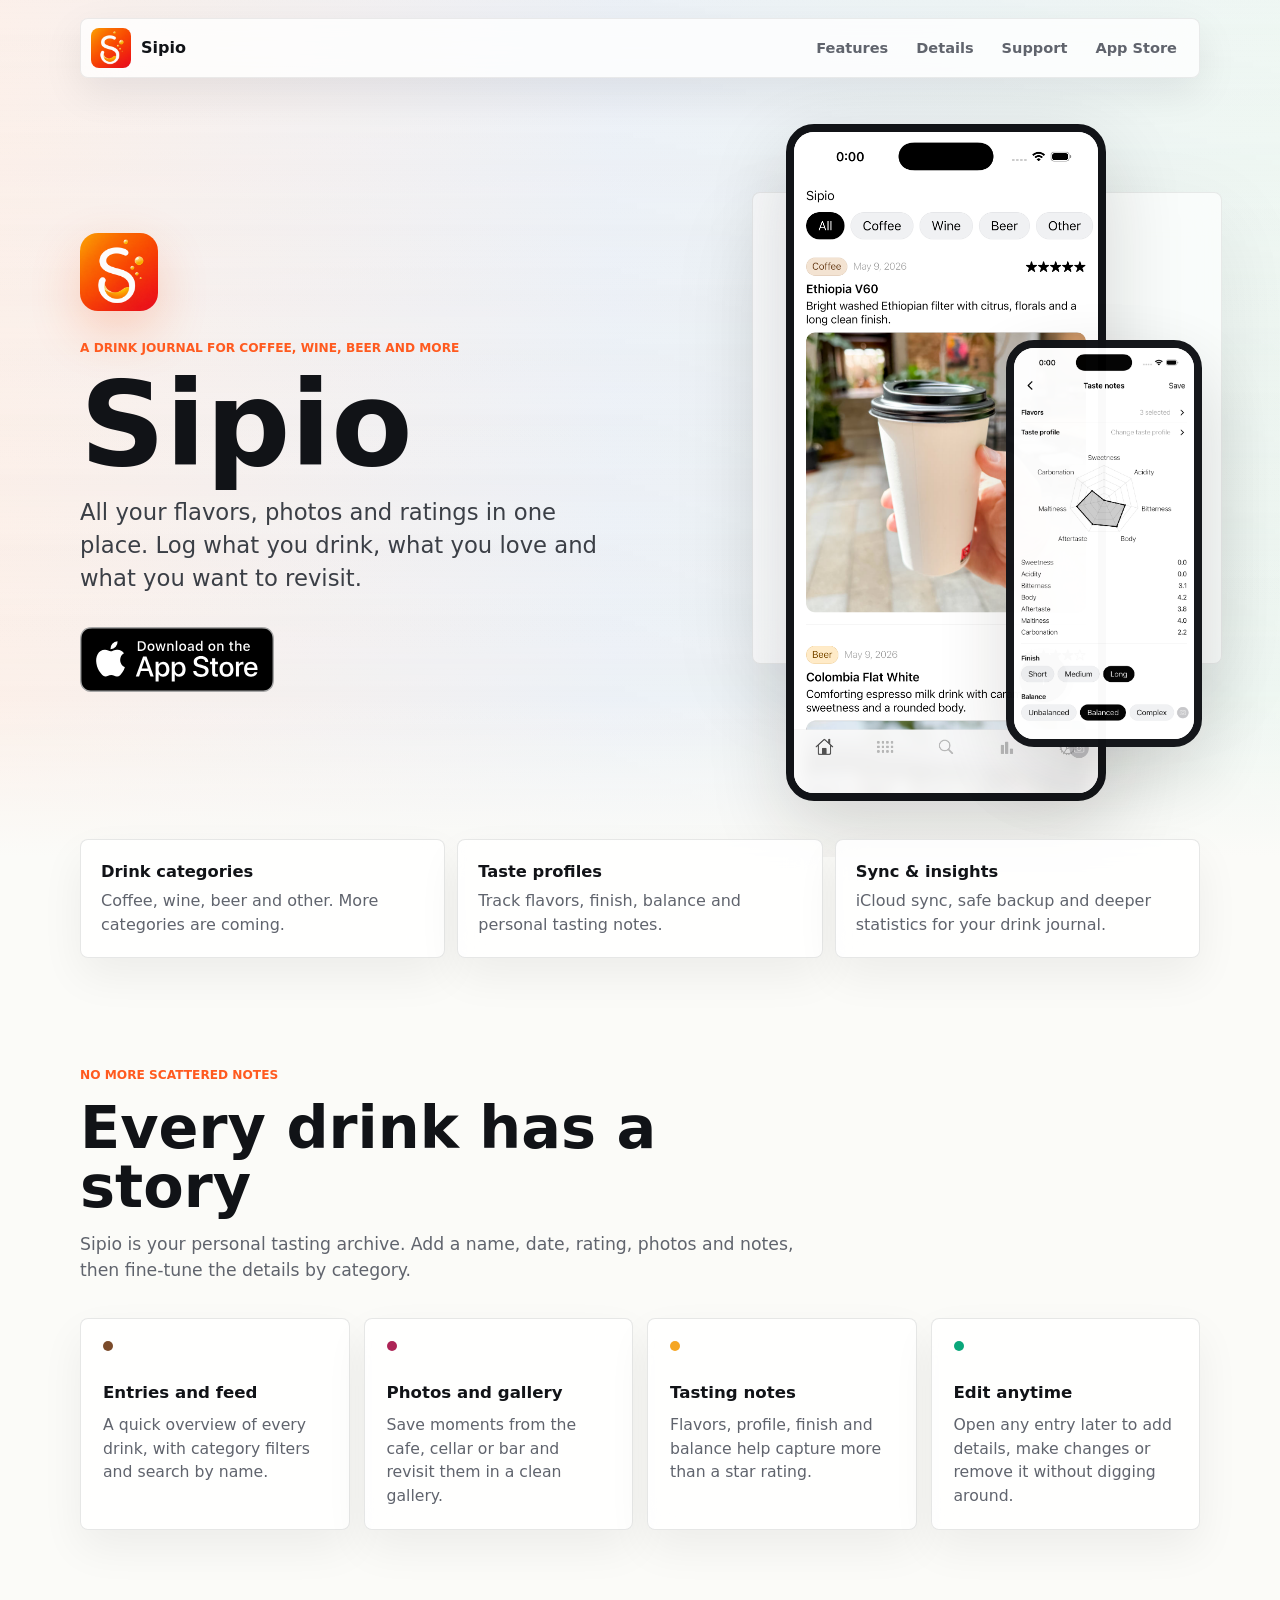
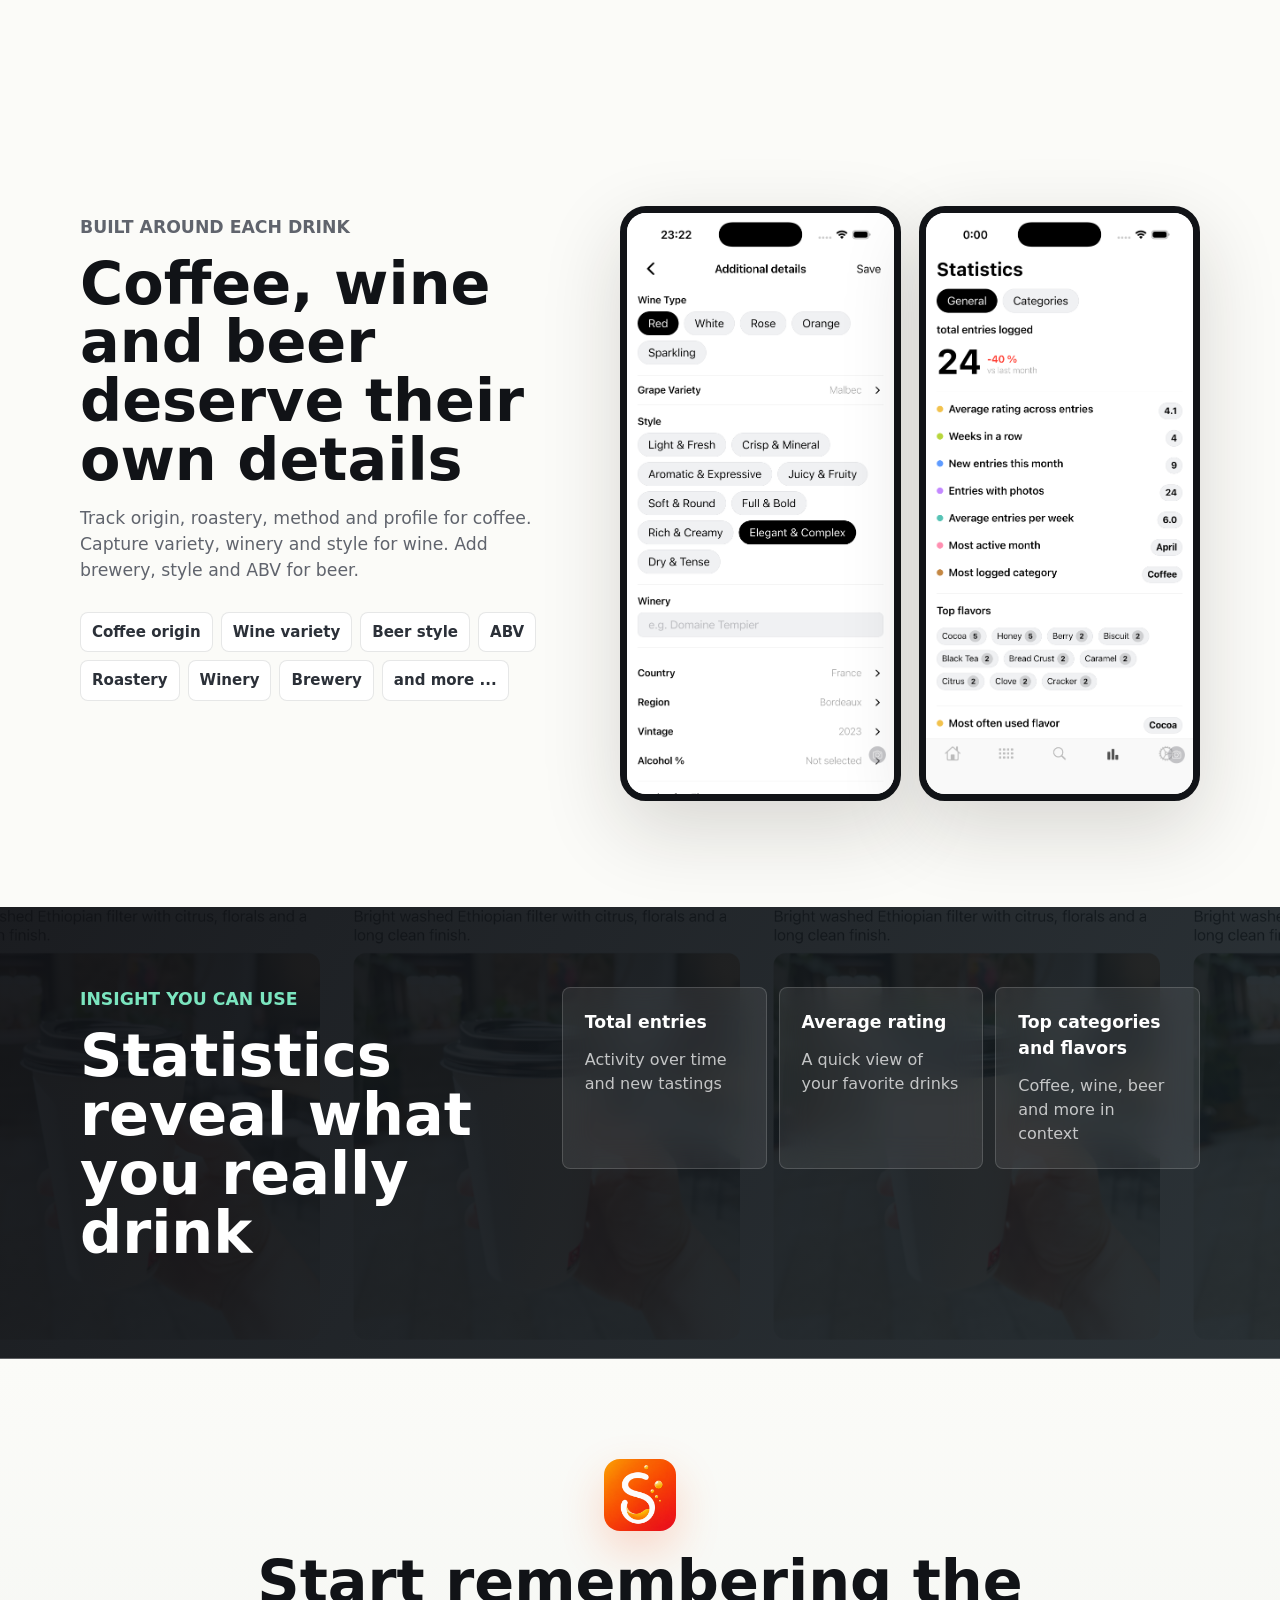
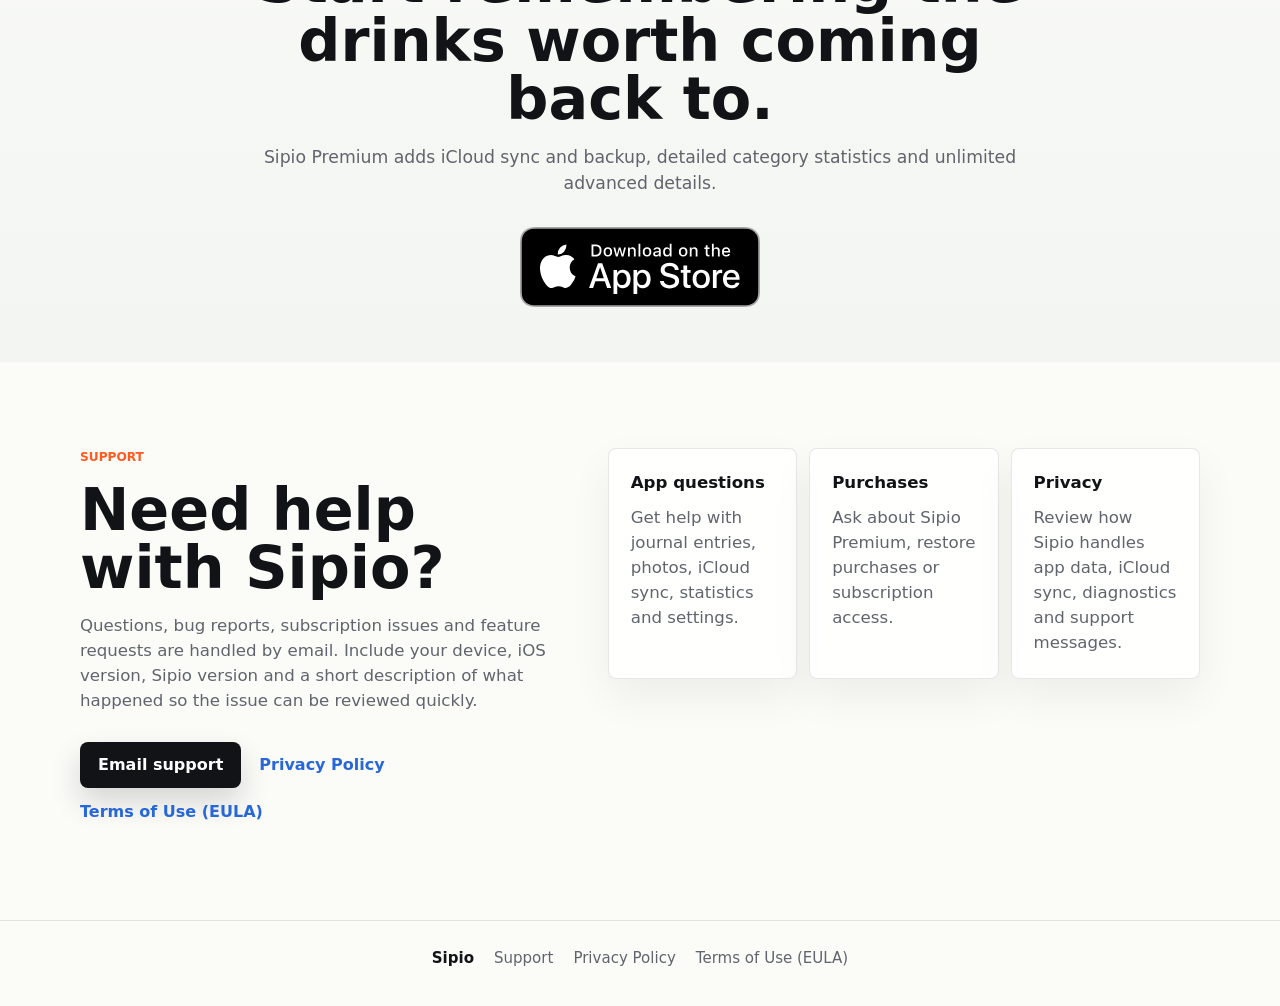
<file: index.html>
<!doctype html>
<html lang="en">

<head>
  <!-- Google tag (gtag.js) -->
  <script async src="https://www.googletagmanager.com/gtag/js?id=G-KEMXGHJSGT"></script>
  <script>
    window.dataLayer = window.dataLayer || [];
    function gtag() { dataLayer.push(arguments); }
    gtag('js', new Date());

    gtag('config', 'G-KEMXGHJSGT');
  </script>
  <meta charset="utf-8">
  <meta name="viewport" content="width=device-width, initial-scale=1">
  <title>Sipio - drink journal</title>
  <meta name="description"
    content="Sipio is an iOS drink journal for coffee, wine, beer and more. Save tastings, photos, flavor profiles and statistics.">
  <meta property="og:title" content="Sipio - drink journal">
  <meta property="og:description"
    content="Log coffee, wine, beer and other drinks with photos, ratings, flavors and statistics.">
  <meta property="og:image" content="assets/sipio-icon.png">
  <link rel="icon" href="assets/sipio-icon.png">
  <link rel="apple-touch-icon" href="assets/sipio-icon.png">
  <link rel="stylesheet" href="styles.css">
</head>

<body>
  <header class="site-header" aria-label="Main navigation">
    <a class="brand" href="#top" aria-label="Sipio home">
      <img src="assets/sipio-icon.png" alt="" width="42" height="42">
      <span>Sipio</span>
    </a>
    <nav class="nav-links" aria-label="Page sections">
      <a href="#features">Features</a>
      <a href="#details">Details</a>
      <a href="#support">Support</a>
      <a href="#download">App Store</a>
    </nav>
  </header>

  <main id="top">
    <section class="hero" aria-labelledby="hero-title">
      <div class="hero-bg" aria-hidden="true"></div>
      <div class="hero-content">
        <div class="hero-copy">
          <img class="hero-icon" src="assets/sipio-icon.png" alt="" width="86" height="86">
          <p class="eyebrow">A drink journal for coffee, wine, beer and more</p>
          <h1 id="hero-title">Sipio</h1>
          <p class="hero-lead">
            All your flavors, photos and ratings in one place. Log what you drink, what you love and what you want to
            revisit.
          </p>
          <div class="hero-actions">
            <a class="store-button" href="https://apps.apple.com/us/app/sipio/id6758280175">
              <img alt="App Store" height="65" src="app_store.svg">
            </a>
          </div>
        </div>

        <div class="phone-cluster" aria-label="Sipio app previews">
          <figure class="phone phone-main">
            <img src="assets/sipio-detail.png" alt="Beer entry detail with a photo and taste profile in Sipio">
          </figure>
          <figure class="phone phone-side">
            <img src="assets/sipio-taste.png" alt="Photo gallery of drink entries in Sipio">
          </figure>
        </div>
      </div>
    </section>

    <section class="quick-proof" aria-label="Sipio highlights">
      <div>
        <strong>Drink categories</strong>
        <span>Coffee, wine, beer and other. More categories are coming.</span>
      </div>
      <div>
        <strong>Taste profiles</strong>
        <span>Track flavors, finish, balance and personal tasting notes.</span>
      </div>
      <div>
        <strong>Sync & insights</strong>
        <span>iCloud sync, safe backup and deeper statistics for your drink journal.</span>
      </div>
    </section>

    <section class="section features-section" id="features" aria-labelledby="features-title">
      <div class="section-heading">
        <p class="eyebrow">No more scattered notes</p>
        <h2 id="features-title">Every drink has a story</h2>
        <p>
          Sipio is your personal tasting archive. Add a name, date, rating, photos and notes, then fine-tune the details
          by category.
        </p>
      </div>
      <div class="feature-grid">
        <article class="feature-card">
          <span class="feature-dot dot-coffee"></span>
          <h3>Entries and feed</h3>
          <p>A quick overview of every drink, with category filters and search by name.</p>
        </article>
        <article class="feature-card">
          <span class="feature-dot dot-wine"></span>
          <h3>Photos and gallery</h3>
          <p>Save moments from the cafe, cellar or bar and revisit them in a clean gallery.</p>
        </article>
        <article class="feature-card">
          <span class="feature-dot dot-beer"></span>
          <h3>Tasting notes</h3>
          <p>Flavors, profile, finish and balance help capture more than a star rating.</p>
        </article>
        <article class="feature-card">
          <span class="feature-dot dot-fresh"></span>
          <h3>Edit anytime</h3>
          <p>Open any entry later to add details, make changes or remove it without digging around.</p>
        </article>
      </div>
    </section>

    <section class="showcase" id="details" aria-labelledby="details-title">
      <div class="showcase-copy">
        <p class="eyebrow">Built around each drink</p>
        <h2 id="details-title">Coffee, wine and beer deserve their own details</h2>
        <p>
          Track origin, roastery, method and profile for coffee. Capture variety, winery and style for wine. Add
          brewery, style and ABV for beer.
        </p>
        <ul class="tag-list" aria-label="Detail examples">
          <li>Coffee origin</li>
          <li>Wine variety</li>
          <li>Beer style</li>
          <li>ABV</li>
          <li>Roastery</li>
          <li>Winery</li>
          <li>Brewery</li>
          <li>and more ...</li>
        </ul>
      </div>
      <div class="showcase-screens" aria-label="App screen previews">
        <figure class="phone">
          <img src="assets/sipio-wine.png" alt="Drink entry feed in Sipio">
        </figure>
        <figure class="phone phone-raised">
          <img src="assets/sipio-stats.png" alt="Statistics for entries and most common flavors in Sipio">
        </figure>
      </div>
    </section>

    <section class="stats-band" aria-labelledby="stats-title">
      <div class="stats-copy">
        <p class="eyebrow">Insight you can use</p>
        <h2 id="stats-title">Statistics reveal what you really drink</h2>
      </div>
      <div class="metric-row">
        <div>
          <strong>Total entries</strong>
          <span>Activity over time and new tastings</span>
        </div>
        <div>
          <strong>Average rating</strong>
          <span>A quick view of your favorite drinks</span>
        </div>
        <div>
          <strong>Top categories and flavors</strong>
          <span>Coffee, wine, beer and more in context</span>
        </div>
      </div>
    </section>

    <section class="download" id="download" aria-labelledby="download-title">
      <div class="download-inner">
        <img class="download-app-icon" src="assets/sipio-icon.png" alt="" width="72" height="72">
        <h2 id="download-title">Start remembering the drinks worth coming back to.</h2>
        <p>
          Sipio Premium adds iCloud sync and backup, detailed category statistics and unlimited advanced details.
        </p>
        <a class="download-store-button" href="https://apps.apple.com/us/app/sipio/id6758280175">
          <img class="download-store-badge" alt="App Store" src="app_store.svg">
        </a>
      </div>
    </section>

    <section class="support-section" id="support" aria-labelledby="support-title">
      <div class="support-copy">
        <p class="eyebrow">Support</p>
        <h2 id="support-title">Need help with Sipio?</h2>
        <p>
          Questions, bug reports, subscription issues and feature requests are handled by email. Include your device,
          iOS version, Sipio version and a short description of what happened so the issue can be reviewed quickly.
        </p>
        <div class="support-actions">
          <a class="support-button" href="mailto:jirkapenzes@gmail.com?subject=Sipio%20support%20request">Email support</a>
          <a class="support-link" href="privacy-policy.html">Privacy Policy</a>
          <a class="support-link" href="https://www.apple.com/legal/internet-services/itunes/dev/stdeula/">Terms of Use (EULA)</a>
        </div>
      </div>
      <div class="support-grid" aria-label="Support topics">
        <article>
          <strong>App questions</strong>
          <span>Get help with journal entries, photos, iCloud sync, statistics and settings.</span>
        </article>
        <article>
          <strong>Purchases</strong>
          <span>Ask about Sipio Premium, restore purchases or subscription access.</span>
        </article>
        <article>
          <strong>Privacy</strong>
          <span>Review how Sipio handles app data, iCloud sync, diagnostics and support messages.</span>
        </article>
      </div>
    </section>
  </main>

  <footer class="site-footer">
    <span>Sipio</span>
    <a href="#support">Support</a>
    <a href="privacy-policy.html">Privacy Policy</a>
    <a href="https://www.apple.com/legal/internet-services/itunes/dev/stdeula/">Terms of Use (EULA)</a>
  </footer>
</body>
</html>
</file>
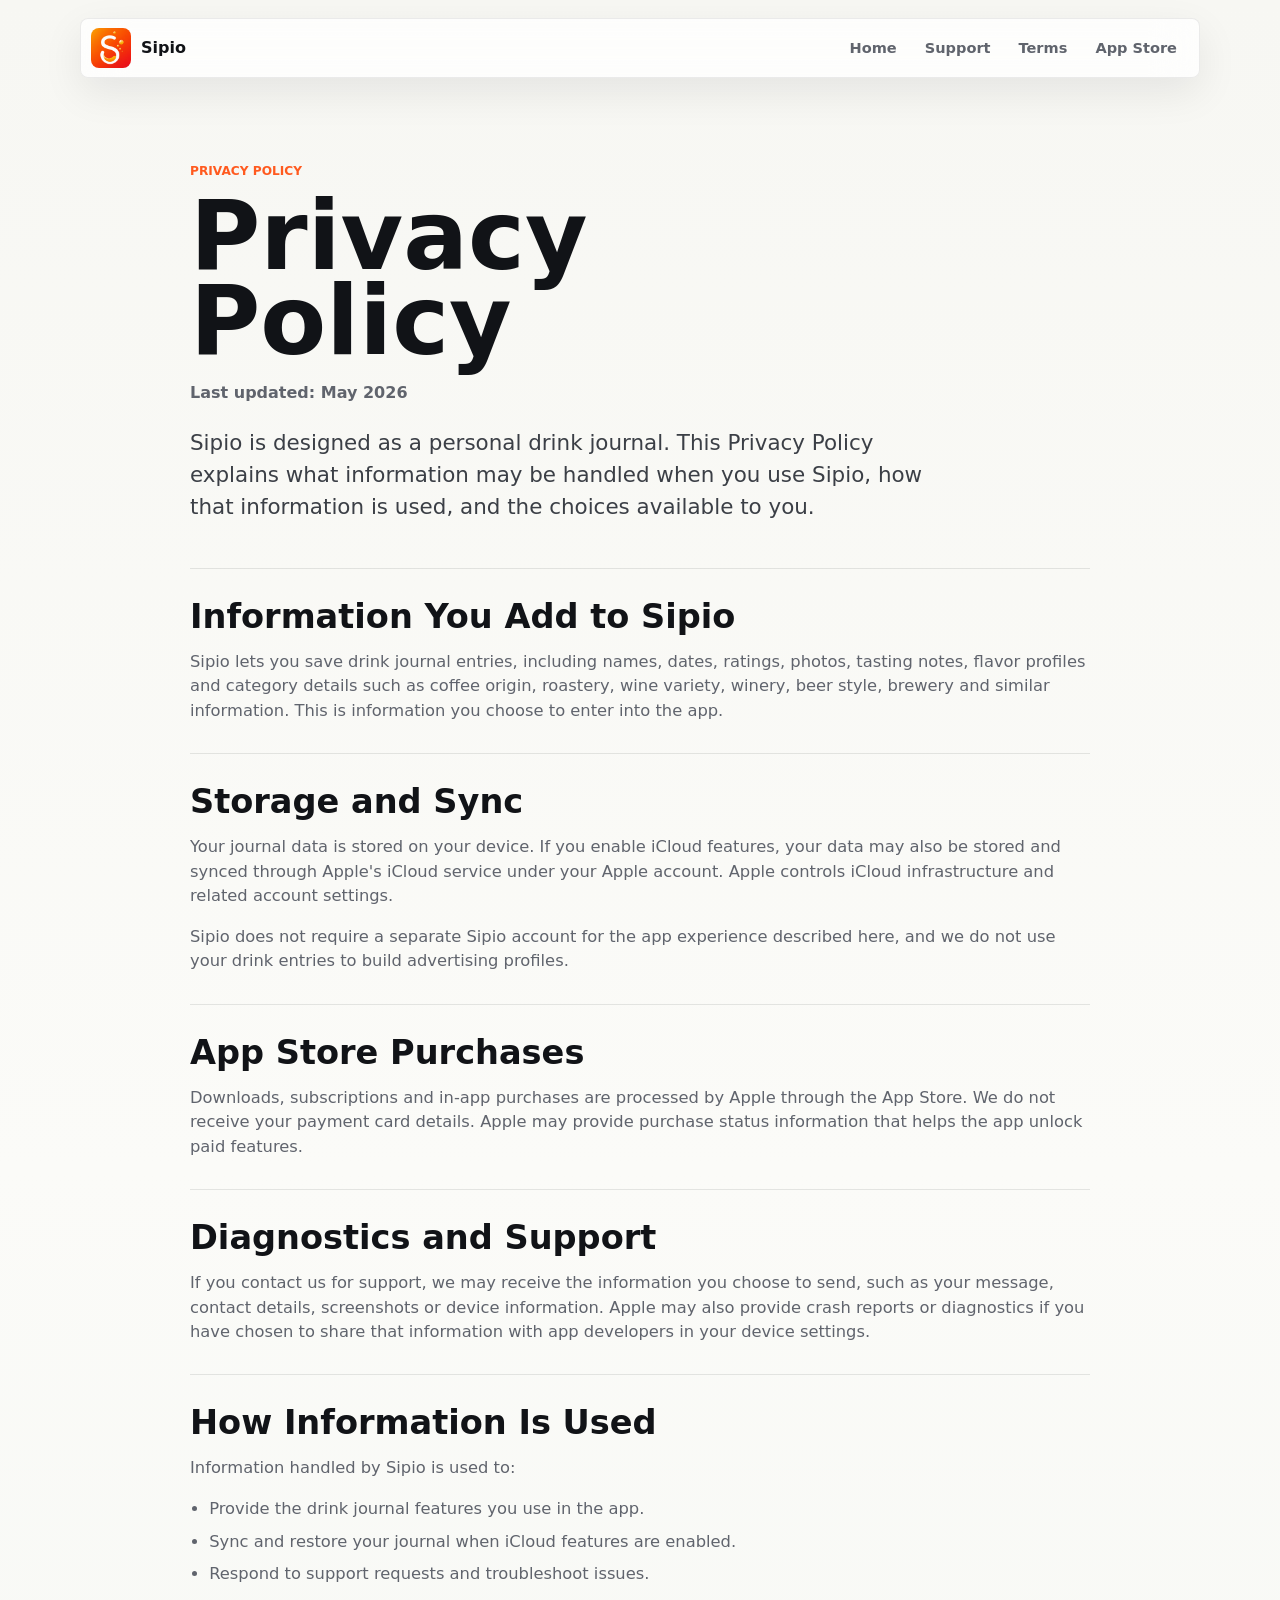
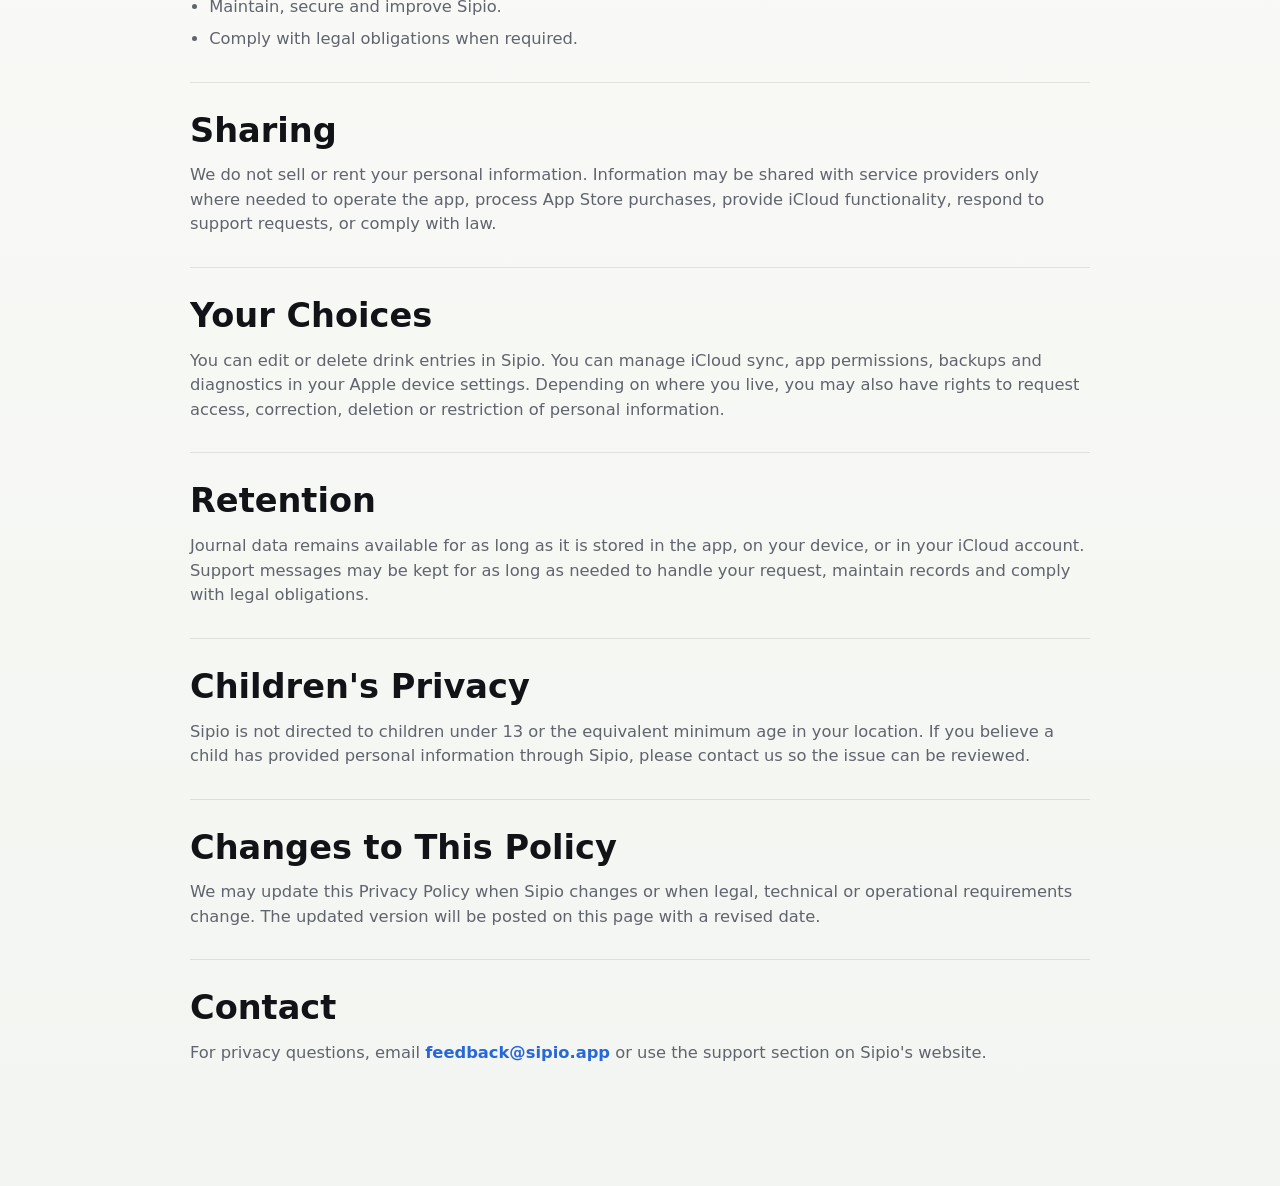
<file: privacy-policy.html>
<!doctype html>
<html lang="en">

<head>
  <!-- Google tag (gtag.js) -->
  <script async src="https://www.googletagmanager.com/gtag/js?id=G-KEMXGHJSGT"></script>
  <script>
    window.dataLayer = window.dataLayer || [];
    function gtag() { dataLayer.push(arguments); }
    gtag('js', new Date());

    gtag('config', 'G-KEMXGHJSGT');
  </script>
  <meta charset="utf-8">
  <meta name="viewport" content="width=device-width, initial-scale=1">
  <title>Privacy Policy - Sipio</title>
  <meta name="description"
    content="Privacy Policy for Sipio, an iOS drink journal for coffee, wine, beer and more.">
  <meta property="og:title" content="Privacy Policy - Sipio">
  <meta property="og:description"
    content="How Sipio handles drink journal entries, photos, iCloud sync, App Store purchases and support information.">
  <meta property="og:image" content="assets/sipio-icon.png">
  <link rel="icon" href="assets/sipio-icon.png">
  <link rel="apple-touch-icon" href="assets/sipio-icon.png">
  <link rel="stylesheet" href="styles.css">
</head>

<body class="privacy-page">
  <header class="site-header" aria-label="Privacy page navigation">
    <a class="brand" href="index.html" aria-label="Sipio home">
      <img src="assets/sipio-icon.png" alt="" width="42" height="42">
      <span>Sipio</span>
    </a>
    <nav class="nav-links" aria-label="Privacy links">
      <a href="index.html">Home</a>
      <a href="index.html#support">Support</a>
      <a href="https://www.apple.com/legal/internet-services/itunes/dev/stdeula/">Terms</a>
      <a href="https://apps.apple.com/us/app/tasting-coffee/id1498764236">App Store</a>
    </nav>
  </header>

  <main class="privacy-main">
    <section class="privacy-hero" aria-labelledby="privacy-title">
      <p class="eyebrow">Privacy Policy</p>
      <h1 id="privacy-title">Privacy Policy</h1>
      <p class="privacy-updated">Last updated: May 2026</p>
      <p class="privacy-lead">
        Sipio is designed as a personal drink journal. This Privacy Policy explains what information may be handled when
        you use Sipio, how that information is used, and the choices available to you.
      </p>
    </section>

    <section class="privacy-content" aria-label="Privacy Policy details">
      <article class="privacy-section">
        <h2>Information You Add to Sipio</h2>
        <p>
          Sipio lets you save drink journal entries, including names, dates, ratings, photos, tasting notes, flavor
          profiles and category details such as coffee origin, roastery, wine variety, winery, beer style, brewery and
          similar information. This is information you choose to enter into the app.
        </p>
      </article>

      <article class="privacy-section">
        <h2>Storage and Sync</h2>
        <p>
          Your journal data is stored on your device. If you enable iCloud features, your data may also be stored and
          synced through Apple's iCloud service under your Apple account. Apple controls iCloud infrastructure and
          related account settings.
        </p>
        <p>
          Sipio does not require a separate Sipio account for the app experience described here, and we do not use your
          drink entries to build advertising profiles.
        </p>
      </article>

      <article class="privacy-section">
        <h2>App Store Purchases</h2>
        <p>
          Downloads, subscriptions and in-app purchases are processed by Apple through the App Store. We do not receive
          your payment card details. Apple may provide purchase status information that helps the app unlock paid
          features.
        </p>
      </article>

      <article class="privacy-section">
        <h2>Diagnostics and Support</h2>
        <p>
          If you contact us for support, we may receive the information you choose to send, such as your message, contact
          details, screenshots or device information. Apple may also provide crash reports or diagnostics if you have
          chosen to share that information with app developers in your device settings.
        </p>
      </article>

      <article class="privacy-section">
        <h2>How Information Is Used</h2>
        <p>Information handled by Sipio is used to:</p>
        <ul>
          <li>Provide the drink journal features you use in the app.</li>
          <li>Sync and restore your journal when iCloud features are enabled.</li>
          <li>Respond to support requests and troubleshoot issues.</li>
          <li>Maintain, secure and improve Sipio.</li>
          <li>Comply with legal obligations when required.</li>
        </ul>
      </article>

      <article class="privacy-section">
        <h2>Sharing</h2>
        <p>
          We do not sell or rent your personal information. Information may be shared with service providers only where
          needed to operate the app, process App Store purchases, provide iCloud functionality, respond to support
          requests, or comply with law.
        </p>
      </article>

      <article class="privacy-section">
        <h2>Your Choices</h2>
        <p>
          You can edit or delete drink entries in Sipio. You can manage iCloud sync, app permissions, backups and
          diagnostics in your Apple device settings. Depending on where you live, you may also have rights to request
          access, correction, deletion or restriction of personal information.
        </p>
      </article>

      <article class="privacy-section">
        <h2>Retention</h2>
        <p>
          Journal data remains available for as long as it is stored in the app, on your device, or in your iCloud
          account. Support messages may be kept for as long as needed to handle your request, maintain records and comply
          with legal obligations.
        </p>
      </article>

      <article class="privacy-section">
        <h2>Children's Privacy</h2>
        <p>
          Sipio is not directed to children under 13 or the equivalent minimum age in your location. If you believe a
          child has provided personal information through Sipio, please contact us so the issue can be reviewed.
        </p>
      </article>

      <article class="privacy-section">
        <h2>Changes to This Policy</h2>
        <p>
          We may update this Privacy Policy when Sipio changes or when legal, technical or operational requirements
          change. The updated version will be posted on this page with a revised date.
        </p>
      </article>

      <article class="privacy-section">
        <h2>Contact</h2>
        <p>
          For privacy questions, email <a class="text-link" href="mailto:feedback@sipio.app?subject=Sipio%20privacy%20question">feedback@sipio.app</a>
          or use the support section on Sipio's website.
        </p>
      </article>
    </section>
  </main>
</body>

</html>
</file>
<file: styles.css>
:root {
  --ink: #111317;
  --muted: #60646d;
  --soft: #f5f6f3;
  --paper: #fbfbf8;
  --surface: rgba(255, 255, 255, 0.86);
  --line: rgba(17, 19, 23, 0.1);
  --orange: #ff5a1f;
  --amber: #f5a623;
  --wine: #ad2456;
  --coffee: #7a4b2a;
  --fresh: #0aa77a;
  --blue: #2867d8;
  --shadow: 0 28px 80px rgba(32, 24, 18, 0.16);
}

* {
  box-sizing: border-box;
}

html {
  scroll-behavior: smooth;
}

body {
  margin: 0;
  color: var(--ink);
  background: var(--paper);
  font-family: Inter, ui-sans-serif, system-ui, -apple-system, BlinkMacSystemFont, "Segoe UI", sans-serif;
  line-height: 1.5;
}

img,
svg {
  display: block;
  max-width: 100%;
}

a {
  color: inherit;
  text-decoration: none;
}

.site-header {
  position: fixed;
  z-index: 20;
  top: 18px;
  left: 50%;
  width: min(1120px, calc(100% - 32px));
  transform: translateX(-50%);
  display: flex;
  align-items: center;
  justify-content: space-between;
  gap: 18px;
  padding: 9px 10px;
  color: var(--ink);
  background: rgba(255, 255, 255, 0.76);
  border: 1px solid rgba(17, 19, 23, 0.08);
  border-radius: 8px;
  box-shadow: 0 14px 40px rgba(17, 19, 23, 0.08);
  backdrop-filter: blur(22px);
}

.brand,
.nav-links {
  display: flex;
  align-items: center;
}

.brand {
  gap: 10px;
  font-weight: 760;
}

.brand img {
  width: 40px;
  height: 40px;
  border-radius: 8px;
}

.nav-links {
  gap: 4px;
  color: var(--muted);
  font-size: 0.91rem;
  font-weight: 680;
}

.nav-links a {
  padding: 9px 12px;
  border-radius: 8px;
}

.nav-links a:hover,
.nav-links a:focus-visible {
  color: var(--ink);
  background: rgba(17, 19, 23, 0.06);
  outline: none;
}

.hero {
  position: relative;
  min-height: 92vh;
  padding: 124px 24px 56px;
  overflow: hidden;
  background:
    linear-gradient(180deg, #f7f7f3 0%, #fbfbf8 76%, #fbfbf8 100%);
}

.hero-bg {
  position: absolute;
  inset: 0;
  background:
    linear-gradient(90deg, rgba(255, 90, 31, 0.08), rgba(40, 103, 216, 0.08) 48%, rgba(10, 167, 122, 0.06)),
    linear-gradient(180deg, rgba(255, 255, 255, 0.62), rgba(255, 255, 255, 0));
  opacity: 0.9;
}

.hero::after {
  content: "";
  position: absolute;
  inset: auto 0 0;
  height: 160px;
  background: linear-gradient(180deg, rgba(245, 246, 243, 0), var(--paper));
  pointer-events: none;
}

.hero-content {
  position: relative;
  z-index: 1;
  display: grid;
  grid-template-columns: minmax(0, 0.95fr) minmax(380px, 0.88fr);
  gap: 62px;
  width: min(1120px, 100%);
  min-height: 660px;
  margin: 0 auto;
  align-items: center;
}

.hero-copy {
  max-width: 660px;
}

.hero-icon {
  width: 78px;
  height: 78px;
  margin-bottom: 28px;
  border-radius: 18px;
  box-shadow: 0 20px 50px rgba(255, 90, 31, 0.24);
}

.eyebrow {
  margin: 0 0 14px;
  color: var(--orange);
  font-size: 0.76rem;
  font-weight: 780;
  letter-spacing: 0;
  text-transform: uppercase;
}

h1,
h2,
h3,
p {
  margin-top: 0;
}

h1 {
  max-width: 680px;
  margin-bottom: 20px;
  font-size: clamp(4.2rem, 10vw, 7.4rem);
  line-height: 0.88;
  font-weight: 840;
  letter-spacing: 0;
}

h2 {
  margin-bottom: 16px;
  font-size: clamp(2.1rem, 4.6vw, 4rem);
  line-height: 1;
  font-weight: 820;
  letter-spacing: 0;
}

h3 {
  margin-bottom: 10px;
  font-size: 1.04rem;
  line-height: 1.2;
  font-weight: 760;
}

.hero-lead {
  max-width: 570px;
  margin-bottom: 32px;
  color: #3b3f46;
  font-size: clamp(1.18rem, 2vw, 1.42rem);
  line-height: 1.45;
}

.hero-actions {
  display: flex;
  flex-wrap: wrap;
  align-items: center;
  gap: 14px;
}

.app-store-button {
  display: inline-flex;
  align-items: center;
  gap: 12px;
  min-height: 60px;
  padding: 11px 17px;
  color: #ffffff;
  background: #111317;
  border: 1px solid rgba(255, 255, 255, 0.12);
  border-radius: 8px;
  font-size: 1.08rem;
  font-weight: 780;
  line-height: 1.05;
  box-shadow: 0 16px 34px rgba(17, 19, 23, 0.18);
  transition: transform 180ms ease, box-shadow 180ms ease, background 180ms ease;
}

.app-store-button:hover,
.app-store-button:focus-visible {
  background: #000000;
  box-shadow: 0 20px 46px rgba(17, 19, 23, 0.24);
  transform: translateY(-1px);
  outline: none;
}

.app-store-button small {
  display: block;
  margin-bottom: 4px;
  color: rgba(255, 255, 255, 0.68);
  font-size: 0.74rem;
  font-weight: 620;
}

.button-icon {
  width: 23px;
  height: 23px;
  flex: 0 0 23px;
  fill: currentColor;
}

.secondary-link {
  display: inline-flex;
  align-items: center;
  min-height: 48px;
  padding: 0 2px;
  color: #23262d;
  font-weight: 720;
  border-bottom: 1px solid rgba(17, 19, 23, 0.42);
}

.secondary-link:hover,
.secondary-link:focus-visible {
  color: #000000;
  border-bottom-color: var(--orange);
  outline: none;
}

.phone-cluster,
.showcase-screens {
  position: relative;
  display: grid;
  align-items: end;
}

.phone-cluster {
  min-height: 620px;
  isolation: isolate;
}

.phone-cluster::before {
  content: "";
  position: absolute;
  z-index: -1;
  right: -22px;
  top: 68px;
  width: min(520px, 92%);
  height: 470px;
  background: rgba(255, 255, 255, 0.64);
  border: 1px solid rgba(17, 19, 23, 0.08);
  border-radius: 8px;
  box-shadow: 0 30px 90px rgba(17, 19, 23, 0.08);
  backdrop-filter: blur(18px);
}

.phone {
  overflow: hidden;
  margin: 0;
  background: #ffffff;
  border: 8px solid #111317;
  border-radius: 28px;
  box-shadow: var(--shadow);
}

.phone img {
  width: 100%;
  height: auto;
}

.phone-main {
  width: min(320px, 62vw);
  justify-self: center;
  transform: none;
}

.phone-side {
  position: absolute;
  right: -2px;
  bottom: 54px;
  width: 196px;
  opacity: 0.98;
  transform: none;
}

.quick-proof {
  position: relative;
  z-index: 2;
  display: grid;
  grid-template-columns: repeat(3, 1fr);
  gap: 12px;
  width: min(1120px, calc(100% - 48px));
  margin: -18px auto 0;
}

.quick-proof div,
.feature-card {
  background: var(--surface);
  border: 1px solid var(--line);
  border-radius: 8px;
  box-shadow: 0 18px 44px rgba(17, 19, 23, 0.06);
  backdrop-filter: blur(16px);
}

.quick-proof div {
  padding: 20px;
}

.quick-proof strong,
.quick-proof span,
.metric-row strong,
.metric-row span {
  display: block;
}

.quick-proof strong {
  margin-bottom: 5px;
  font-size: 1.02rem;
  font-weight: 760;
}

.quick-proof span {
  color: var(--muted);
}

.section {
  width: min(1120px, calc(100% - 48px));
  margin: 0 auto;
  padding: 108px 0 72px;
}

.section-heading {
  max-width: 720px;
  margin-bottom: 34px;
}

.section-heading p:not(.eyebrow),
.showcase-copy p,
.stats-copy p,
.download-inner p {
  color: var(--muted);
  font-size: 1.08rem;
}

.feature-grid {
  display: grid;
  grid-template-columns: repeat(4, 1fr);
  gap: 14px;
}

.feature-card {
  min-height: 198px;
  padding: 22px;
}

.feature-card p {
  margin-bottom: 0;
  color: var(--muted);
  font-size: 0.98rem;
}

.feature-dot {
  display: block;
  width: 10px;
  height: 10px;
  margin-bottom: 32px;
  border-radius: 50%;
}

.dot-coffee {
  background: var(--coffee);
}

.dot-wine {
  background: var(--wine);
}

.dot-beer {
  background: var(--amber);
}

.dot-fresh {
  background: var(--fresh);
}

.showcase {
  display: grid;
  grid-template-columns: minmax(0, 0.84fr) minmax(390px, 1fr);
  gap: 52px;
  align-items: center;
  width: min(1120px, calc(100% - 48px));
  margin: 28px auto 0;
  padding: 84px 0 106px;
}

.showcase-copy {
  max-width: 540px;
}

.tag-list {
  display: flex;
  flex-wrap: wrap;
  gap: 8px;
  padding: 0;
  margin: 28px 0 0;
  list-style: none;
}

.tag-list li {
  padding: 8px 11px;
  color: #2b3038;
  background: #ffffff;
  border: 1px solid var(--line);
  border-radius: 8px;
  font-size: 0.94rem;
  font-weight: 690;
}

.showcase-screens {
  grid-template-columns: 1fr 1fr;
  gap: 18px;
}

.showcase-screens .phone {
  border-width: 7px;
  border-radius: 26px;
}

.phone-raised {
  margin-top: 92px;
}

.stats-band {
  display: grid;
  grid-template-columns: 0.9fr 1.3fr;
  gap: 40px;
  align-items: start;
  padding: 80px max(24px, calc((100% - 1120px) / 2));
  color: #ffffff;
  background:
    linear-gradient(120deg, rgba(17, 19, 23, 0.96), rgba(21, 29, 34, 0.9)),
    url("assets/sipio-detail.png");
  background-size: cover, 420px auto;
  background-position: center, right 12% center;
}

.stats-band .eyebrow {
  color: #7be5bf;
}

.stats-copy p {
  color: rgba(255, 255, 255, 0.74);
}

.metric-row {
  display: grid;
  grid-template-columns: repeat(3, 1fr);
  gap: 12px;
}

.metric-row div {
  min-height: 164px;
  padding: 22px;
  border: 1px solid rgba(255, 255, 255, 0.16);
  border-radius: 8px;
  background: rgba(255, 255, 255, 0.08);
  backdrop-filter: blur(16px);
}

.metric-row strong {
  margin-bottom: 12px;
  font-size: 1.08rem;
  font-weight: 760;
}

.metric-row span {
  color: rgba(255, 255, 255, 0.72);
}

.download {
  padding: 100px 24px 48px;
  background:
    linear-gradient(180deg, #fbfbf8 0%, #f2f5f1 100%),
    linear-gradient(110deg, rgba(255, 90, 31, 0.08), rgba(40, 103, 216, 0.08));
}

.download-inner {
  width: min(780px, 100%);
  margin: 0 auto;
  text-align: center;
}

.download-app-icon {
  width: 72px;
  height: 72px;
  margin: 0 auto 22px;
  border-radius: 16px;
  box-shadow: 0 18px 44px rgba(255, 90, 31, 0.22);
}

.download-inner .eyebrow {
  color: var(--wine);
}

.download-inner p {
  margin-bottom: 30px;
}

.download-store-button {
  display: inline-flex;
}

.download-store-badge {
  display: block;
  width: 240px;
  max-width: min(72vw, 100%);
  height: auto;
}

.app-store-button-light {
  margin: 0 auto;
}

.support-section {
  display: grid;
  grid-template-columns: minmax(0, 0.82fr) minmax(360px, 1fr);
  gap: 42px;
  align-items: start;
  width: min(1120px, calc(100% - 48px));
  margin: 0 auto;
  padding: 86px 0 96px;
}

.support-copy {
  max-width: 580px;
}

.support-copy p:not(.eyebrow),
.support-grid span {
  color: var(--muted);
  font-size: 1.04rem;
}

.support-actions {
  display: flex;
  flex-wrap: wrap;
  align-items: center;
  gap: 12px 18px;
  margin-top: 28px;
}

.support-button {
  display: inline-flex;
  align-items: center;
  justify-content: center;
  min-height: 46px;
  padding: 0 18px;
  color: #ffffff;
  background: var(--ink);
  border-radius: 8px;
  font-weight: 760;
  box-shadow: 0 14px 30px rgba(17, 19, 23, 0.16);
}

.support-button:hover,
.support-button:focus-visible {
  background: #000000;
  outline: none;
}

.support-link {
  color: var(--blue);
  font-weight: 740;
}

.support-link:hover,
.support-link:focus-visible {
  color: #17489d;
  outline: none;
}

.text-link {
  color: var(--blue);
  font-weight: 740;
}

.text-link:hover,
.text-link:focus-visible {
  color: #17489d;
  outline: none;
}

.support-grid {
  display: grid;
  grid-template-columns: repeat(3, 1fr);
  gap: 12px;
}

.support-grid article {
  min-height: 188px;
  padding: 22px;
  background: var(--surface);
  border: 1px solid var(--line);
  border-radius: 8px;
  box-shadow: 0 18px 44px rgba(17, 19, 23, 0.06);
}

.support-grid strong,
.support-grid span {
  display: block;
}

.support-grid strong {
  margin-bottom: 10px;
  font-size: 1.04rem;
  font-weight: 760;
}

.site-footer {
  display: flex;
  flex-wrap: wrap;
  justify-content: center;
  gap: 10px 20px;
  padding: 26px 24px 36px;
  color: var(--muted);
  border-top: 1px solid var(--line);
  font-size: 0.94rem;
}

.site-footer span {
  color: var(--ink);
  font-weight: 760;
}

.site-footer a:hover,
.site-footer a:focus-visible {
  color: var(--ink);
  outline: none;
}

.privacy-page {
  background:
    linear-gradient(180deg, #f7f7f3 0%, #fbfbf8 42%, #f2f5f1 100%);
}

.privacy-main {
  min-height: 100vh;
  padding: 128px 24px 72px;
}

.privacy-hero,
.privacy-content {
  width: min(900px, 100%);
  margin: 0 auto;
}

.privacy-hero {
  padding: 34px 0 24px;
}

.privacy-hero h1 {
  margin-bottom: 18px;
  font-size: clamp(3.1rem, 8vw, 6rem);
}

.privacy-updated {
  margin-bottom: 22px;
  color: var(--muted);
  font-weight: 700;
}

.privacy-lead {
  max-width: 760px;
  color: #3b3f46;
  font-size: clamp(1.12rem, 2vw, 1.34rem);
  line-height: 1.48;
}

.privacy-content {
  padding-bottom: 18px;
}

.privacy-section {
  padding: 30px 0;
  border-top: 1px solid var(--line);
}

.privacy-section h2 {
  margin-bottom: 14px;
  font-size: clamp(1.45rem, 3vw, 2.1rem);
  line-height: 1.1;
}

.privacy-section p,
.privacy-section li {
  color: var(--muted);
  font-size: 1.02rem;
}

.privacy-section p:last-child,
.privacy-section ul:last-child {
  margin-bottom: 0;
}

.privacy-section ul {
  padding-left: 1.2rem;
  margin: 0 0 18px;
}

.privacy-section li + li {
  margin-top: 8px;
}

@media (max-width: 900px) {
  .site-header {
    top: 10px;
    width: min(680px, calc(100% - 20px));
  }

  .nav-links {
    display: none;
  }

  .hero {
    min-height: auto;
    padding: 104px 20px 46px;
  }

  .hero-bg {
    background:
      linear-gradient(180deg, rgba(255, 90, 31, 0.08), rgba(40, 103, 216, 0.07) 54%, rgba(255, 255, 255, 0));
  }

  .hero-content,
  .showcase,
  .stats-band,
  .support-section {
    grid-template-columns: 1fr;
  }

  .hero-content {
    min-height: 0;
    gap: 34px;
  }

  .phone-cluster {
    min-height: 500px;
  }

  .phone-main {
    width: min(292px, 78vw);
  }

  .phone-side {
    right: 10px;
    width: 168px;
  }

  .quick-proof,
  .feature-grid,
  .metric-row,
  .support-grid {
    grid-template-columns: 1fr;
  }

  .quick-proof,
  .section,
  .showcase,
  .support-section {
    width: min(680px, calc(100% - 32px));
  }

  .feature-card {
    min-height: auto;
  }

  .showcase {
    padding: 56px 0 78px;
  }

  .support-section {
    gap: 28px;
    padding: 64px 0 76px;
  }

  .support-grid article {
    min-height: auto;
  }

  .privacy-main {
    padding: 104px 20px 56px;
  }

  .privacy-hero,
  .privacy-content {
    width: min(680px, 100%);
  }
}

@media (max-width: 560px) {
  .hero-copy {
    max-width: 340px;
  }

  .brand img {
    width: 38px;
    height: 38px;
  }

  .hero-icon {
    width: 68px;
    height: 68px;
    margin-bottom: 22px;
  }

  .hero-lead {
    max-width: 330px;
    font-size: 1.08rem;
  }

  .hero-actions {
    align-items: stretch;
    flex-direction: column;
    max-width: 340px;
  }

  .app-store-button,
  .secondary-link {
    width: 100%;
    justify-content: center;
    text-align: center;
  }

  .secondary-link {
    border: 1px solid rgba(17, 19, 23, 0.16);
    border-radius: 8px;
  }

  .phone-cluster {
    min-height: 430px;
  }

  .phone-main {
    width: min(254px, 74vw);
  }

  .phone-side {
    width: 132px;
    bottom: 14px;
  }

  .showcase-screens {
    grid-template-columns: 1fr;
    justify-items: center;
  }

  .showcase-screens .phone {
    width: min(286px, 78vw);
  }

  .phone-raised {
    margin-top: 0;
  }

  .stats-band {
    padding: 58px 20px;
  }

  .download {
    padding-top: 70px;
  }

  .support-actions {
    align-items: stretch;
    flex-direction: column;
  }

  .support-button,
  .support-link {
    width: 100%;
    justify-content: center;
    text-align: center;
  }

  .support-link {
    padding: 11px 12px;
    border: 1px solid rgba(40, 103, 216, 0.18);
    border-radius: 8px;
  }

  .privacy-hero {
    padding-top: 24px;
  }

  .privacy-section {
    padding: 26px 0;
  }
}
</file>
